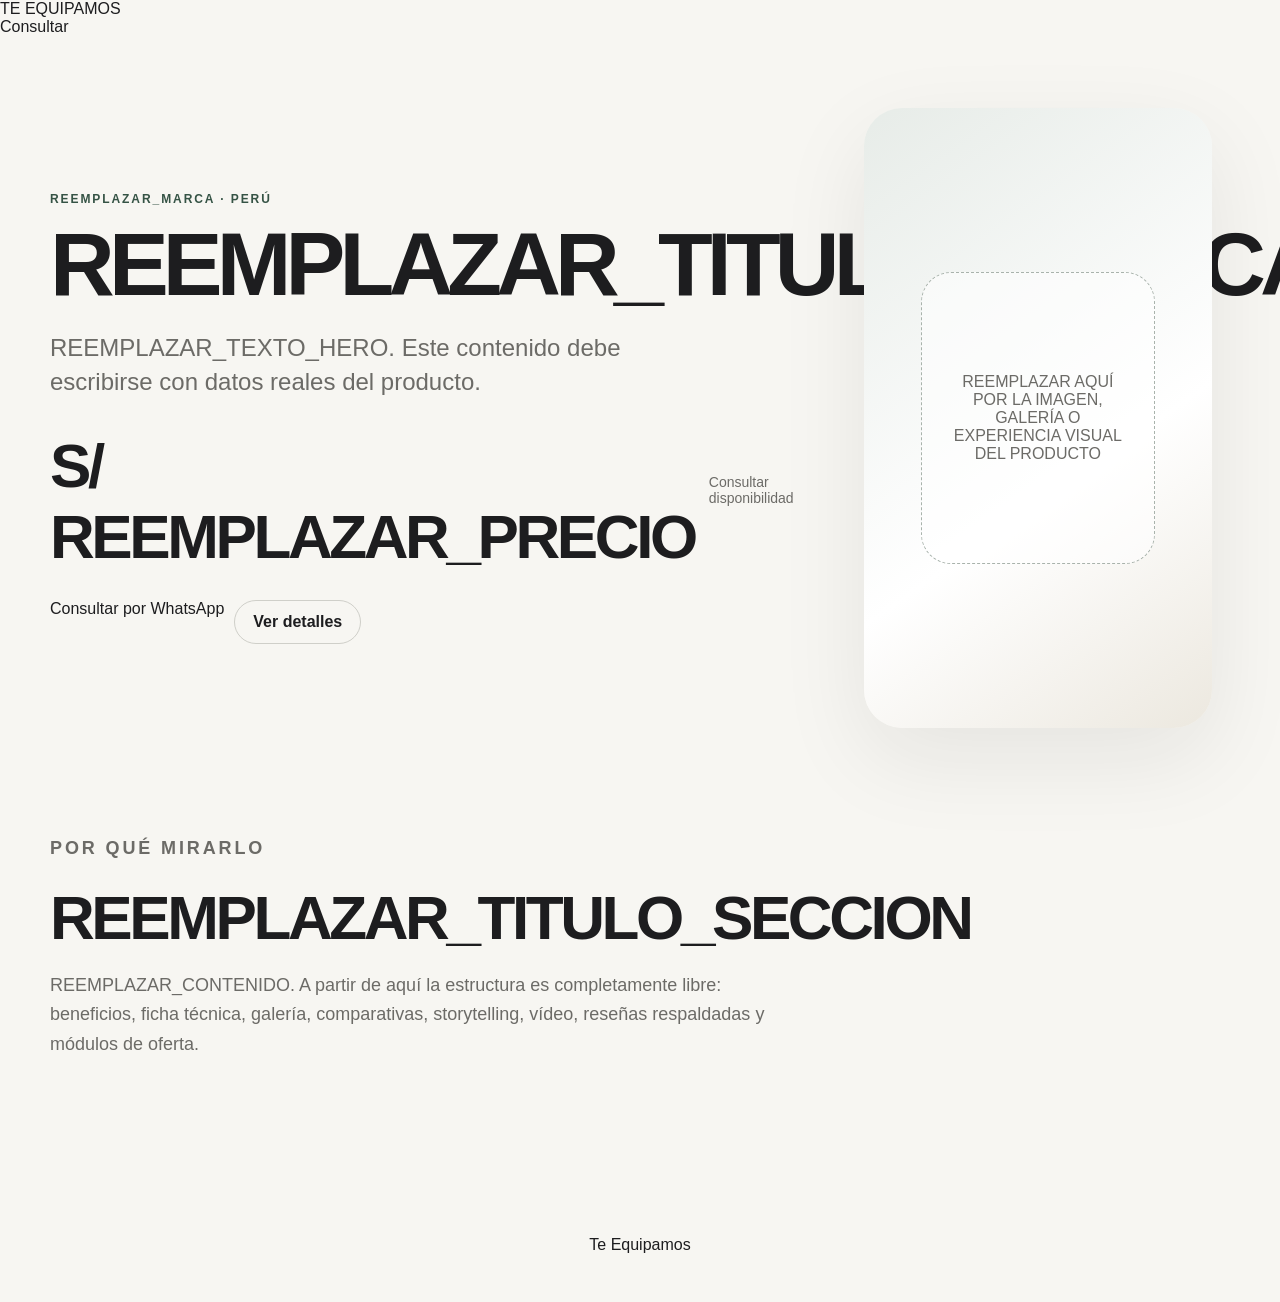
<file: landing-template/index.html>
<!doctype html>
<html lang="es" data-te-product="REEMPLAZAR_PRODUCTO">
<head>
  <meta charset="utf-8">
  <meta name="viewport" content="width=device-width,initial-scale=1,viewport-fit=cover">
  <meta name="theme-color" content="#F7F6F2">
  <meta name="te:template-version" content="1.9">
  <meta name="te:product" content="REEMPLAZAR_PRODUCTO">
  <meta name="te:price" content="S/ REEMPLAZAR_PRECIO">
  <meta name="te:price-updated" content="REEMPLAZAR_FECHA_PRECIO_YYYY-MM-DD">

  <title>REEMPLAZAR_PRODUCTO | Te Equipamos Perú</title>
  <meta name="description" content="REEMPLAZAR_DESCRIPCION_SEO">
  <link rel="canonical" href="https://jorgesport.github.io/REEMPLAZAR_REPOSITORIO/">

  <meta property="og:type" content="website">
  <meta property="og:site_name" content="Te Equipamos">
  <meta property="og:locale" content="es_PE">
  <meta property="og:title" content="REEMPLAZAR_TITULO_SOCIAL_ESTRATEGICO">
  <meta property="og:description" content="REEMPLAZAR_RESUMEN_SOCIAL_ESTRATEGICO">
  <meta property="og:url" content="https://jorgesport.github.io/REEMPLAZAR_REPOSITORIO/">
  <meta property="og:image" content="REEMPLAZAR_IMAGEN_SOCIAL">
  <meta property="og:image:alt" content="REEMPLAZAR_ALT_IMAGEN_SOCIAL">
  <meta name="twitter:card" content="summary_large_image">
  <meta name="twitter:title" content="REEMPLAZAR_TITULO_SOCIAL_ESTRATEGICO">
  <meta name="twitter:description" content="REEMPLAZAR_RESUMEN_SOCIAL_ESTRATEGICO">
  <meta name="twitter:image" content="REEMPLAZAR_IMAGEN_SOCIAL">
  <meta name="twitter:image:alt" content="REEMPLAZAR_ALT_IMAGEN_SOCIAL">

  <!-- TE SYSTEM: identidad y shell compartido. No sustituir por estilos inventados. -->
  <link rel="stylesheet" href="https://jorgesport.github.io/te-equipamos/landing-shell.css">

  <!-- TE DESIGN ZONE: este bloque sí se rediseña para cada producto. -->
  <style id="te-design-styles">
    *{box-sizing:border-box}
    body{margin:0;background:#F7F6F2;color:#1D1D1F;font-family:-apple-system,BlinkMacSystemFont,"Segoe UI",Arial,sans-serif}
    main{overflow:hidden}
    .hero{width:min(1180px,calc(100% - 40px));margin:0 auto;padding:72px 0 88px;display:grid;grid-template-columns:1.05fr .95fr;gap:54px;align-items:center}
    .eyebrow{margin:0 0 18px;color:#355345;font-size:12px;font-weight:850;letter-spacing:.16em;text-transform:uppercase}
    h1{margin:0;font-size:clamp(48px,7vw,92px);line-height:.9;letter-spacing:-.065em;max-width:760px}
    .lead{margin:26px 0 0;max-width:620px;color:#6C6B67;font-size:clamp(18px,2.1vw,24px);line-height:1.45}
    .price{display:flex;align-items:baseline;gap:14px;margin-top:30px}
    .price strong{font-size:clamp(38px,5vw,62px);letter-spacing:-.055em}
    .price span{color:#6C6B67;font-size:14px}
    .heroActions{display:flex;flex-wrap:wrap;gap:10px;margin-top:28px}
    .secondary{display:inline-flex;align-items:center;justify-content:center;min-height:44px;padding:0 18px;border:1px solid #CFCFC9;border-radius:999px;color:#1D1D1F;text-decoration:none;font-weight:750}
    .visual{min-height:620px;border-radius:38px;background:linear-gradient(145deg,#E7ECE8,#FFFFFF 60%,#ECE8DF);display:grid;place-items:center;padding:36px;box-shadow:0 30px 90px rgba(29,29,31,.08)}
    .visualInner{width:min(420px,85%);aspect-ratio:4/5;border:1px dashed #A9B3AC;border-radius:30px;display:grid;place-items:center;text-align:center;padding:28px;color:#6C6B67;background:rgba(255,255,255,.55)}
    .content{width:min(1180px,calc(100% - 40px));margin:0 auto;padding:18px 0 110px}
    .content h2{font-size:clamp(34px,5vw,62px);letter-spacing:-.055em;margin:0 0 18px}
    .content p{max-width:720px;color:#6C6B67;font-size:18px;line-height:1.65}
    @media(max-width:820px){.hero{grid-template-columns:1fr;padding:48px 0 64px;gap:34px}.visual{min-height:440px}.content{padding-bottom:80px}}
    @media(max-width:520px){.hero,.content{width:min(100% - 28px,1180px)}.heroActions>*{width:100%;text-align:center}.visual{min-height:360px;border-radius:28px;padding:20px}}
  </style>
</head>
<body>
  <!-- TE SYSTEM START: cabecera oficial. Mantener estructura y clases. -->
  <header class="te-header">
    <div class="te-header__inner">
      <div class="brand">TE EQUIPAMOS</div>
      <a class="te-contact-btn" data-te-whatsapp>Consultar</a>
    </div>
  </header>
  <!-- TE SYSTEM END -->

  <!-- TE DESIGN ZONE START: libertad creativa para cada landing. -->
  <main>
    <section class="hero" id="inicio">
      <div>
        <p class="eyebrow">REEMPLAZAR_MARCA · PERÚ</p>
        <h1>REEMPLAZAR_TITULAR_DE_CAMPAÑA</h1>
        <p class="lead">REEMPLAZAR_TEXTO_HERO. Este contenido debe escribirse con datos reales del producto.</p>
        <div class="price" data-te-price><strong>S/ REEMPLAZAR_PRECIO</strong><span>Consultar disponibilidad</span></div>
        <div class="heroActions">
          <a class="te-contact-btn" data-te-whatsapp>Consultar por WhatsApp</a>
          <a class="secondary" href="#detalles">Ver detalles</a>
        </div>
      </div>
      <div class="visual" aria-label="Zona principal de imagen del producto">
        <div class="visualInner">REEMPLAZAR AQUÍ POR LA IMAGEN, GALERÍA O EXPERIENCIA VISUAL DEL PRODUCTO</div>
      </div>
    </section>

    <section class="content" id="detalles">
      <p class="eyebrow">POR QUÉ MIRARLO</p>
      <h2>REEMPLAZAR_TITULO_SECCION</h2>
      <p>REEMPLAZAR_CONTENIDO. A partir de aquí la estructura es completamente libre: beneficios, ficha técnica, galería, comparativas, storytelling, vídeo, reseñas respaldadas y módulos de oferta.</p>
    </section>
  </main>
  <!-- TE DESIGN ZONE END -->

  <!-- Fallback: el componente universal sustituye este footer. -->
  <footer><p class="te-system-note" style="text-align:center;padding:32px">Te Equipamos</p></footer>

  <!-- TE SYSTEM: núcleo comercial, analítica con consentimiento y marca/footer universales. -->
  <script defer src="https://jorgesport.github.io/te-equipamos/landing-core.js"></script>
  <script defer id="teAnalyticsProvider" src="https://jorgesport.github.io/te-equipamos/te-analytics-provider.js"></script>
  <script defer src="https://jorgesport.github.io/te-equipamos/universal-footer.js" data-te-universal-footer-loader></script>
</body>
</html>
</file>
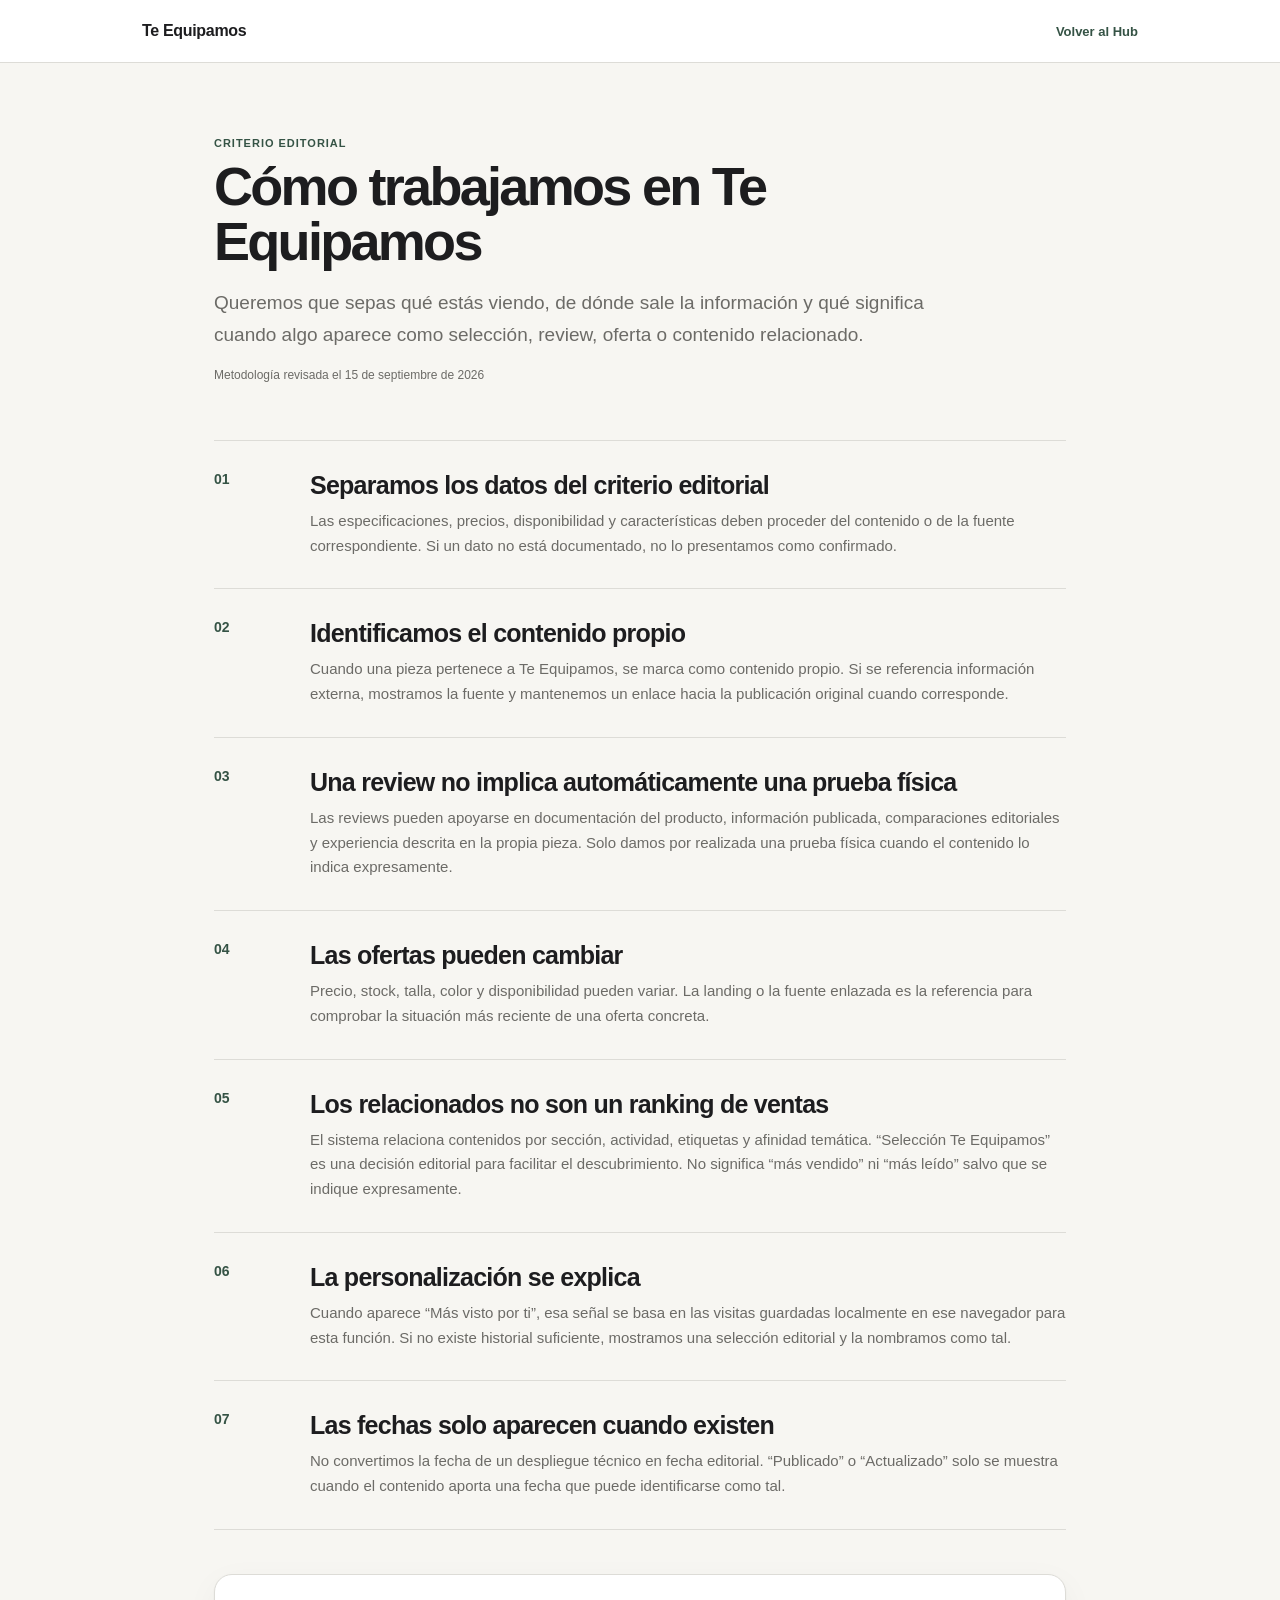
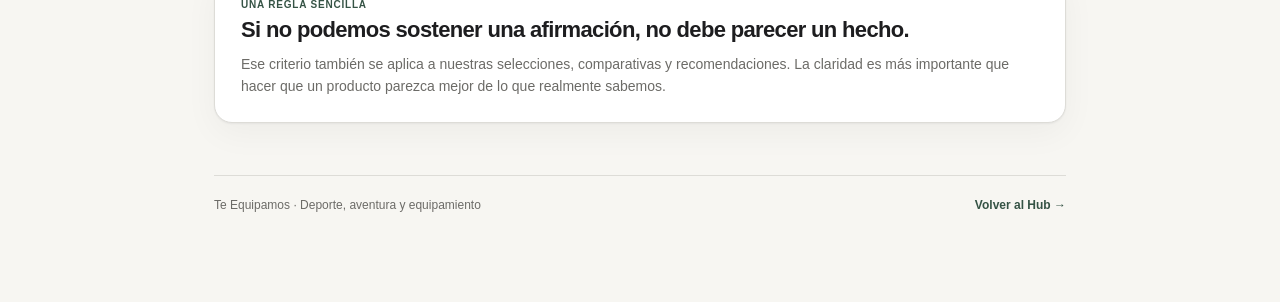
<file: gh-pages/news/metodologia/index.html>
<!doctype html>
<html lang="es">
<head>
<meta charset="utf-8">
<meta name="viewport" content="width=device-width,initial-scale=1">
<title>Cómo trabajamos | Te Equipamos</title>
<meta name="description" content="Criterio editorial de Te Equipamos: cómo organizamos contenido propio, reviews, ofertas, selecciones y recomendaciones relacionadas.">
<link rel="canonical" href="https://jorgesport.github.io/te-equipamos-arpenaz-27l/news/metodologia/">
<style>
:root{--bg:#F7F6F2;--surface:#fff;--text:#1D1D1F;--muted:#6C6B67;--line:#DDDCD7;--accent:#355345;--soft:#E7ECE8;--shadow:0 1px 2px rgba(29,29,31,.05),0 10px 34px rgba(29,29,31,.045)}*{box-sizing:border-box}html{scroll-behavior:smooth}body{margin:0;background:var(--bg);color:var(--text);font-family:Arial,Helvetica,sans-serif;-webkit-font-smoothing:antialiased}.top{position:sticky;top:0;z-index:10;background:color-mix(in srgb,var(--surface) 94%,transparent);backdrop-filter:blur(16px);border-bottom:1px solid var(--line)}.topin{max-width:1040px;height:62px;margin:auto;padding:0 22px;display:flex;align-items:center;justify-content:space-between;gap:18px}.brand{font-weight:800;text-decoration:none;color:var(--text);letter-spacing:-.02em}.back{color:var(--accent);text-decoration:none;font-size:13px;font-weight:800}.wrap{max-width:900px;margin:auto;padding:74px 24px 90px}.eyebrow{color:var(--accent);font-size:11px;font-weight:900;letter-spacing:.09em}.hero h1{max-width:760px;margin:10px 0 18px;font-size:54px;line-height:1.02;letter-spacing:-.05em}.hero p{max-width:720px;margin:0;color:var(--muted);font-size:19px;line-height:1.65}.meta{margin-top:18px;color:var(--muted);font-size:12px}.principles{display:grid;gap:0;margin-top:58px;border-top:1px solid var(--line)}.item{display:grid;grid-template-columns:72px minmax(0,1fr);gap:24px;padding:30px 0;border-bottom:1px solid var(--line)}.num{color:var(--accent);font-size:14px;font-weight:900}.item h2{margin:0 0 9px;font-size:25px;letter-spacing:-.03em}.item p{margin:0;color:var(--muted);font-size:15px;line-height:1.65}.note{margin-top:44px;padding:24px 26px;background:var(--surface);border:1px solid var(--line);border-radius:18px;box-shadow:var(--shadow)}.note span{display:block;color:var(--accent);font-size:10px;font-weight:900;letter-spacing:.08em}.note h2{margin:7px 0 10px;font-size:22px;letter-spacing:-.03em}.note p{margin:0;color:var(--muted);font-size:14px;line-height:1.6}.footer{margin-top:52px;padding-top:22px;border-top:1px solid var(--line);display:flex;justify-content:space-between;gap:20px;color:var(--muted);font-size:12px}.footer a{color:var(--accent);font-weight:800;text-decoration:none}@media(max-width:700px){.wrap{padding:48px 18px 70px}.hero h1{font-size:39px}.hero p{font-size:17px}.item{grid-template-columns:42px minmax(0,1fr);gap:14px;padding:24px 0}.item h2{font-size:21px}.footer{flex-direction:column}.topin{padding:0 16px}}
@media(prefers-color-scheme:dark){:root{--bg:#111310;--surface:#181B18;--text:#F5F5F2;--muted:#A8ADA7;--line:#303630;--accent:#A6B9AD;--soft:#263129;--shadow:none}}
</style>
</head>
<body>
<header class="top"><div class="topin"><a class="brand" href="../">Te Equipamos</a><a class="back" href="../">Volver al Hub</a></div></header>
<main class="wrap">
<section class="hero"><div class="eyebrow">CRITERIO EDITORIAL</div><h1>Cómo trabajamos en Te Equipamos</h1><p>Queremos que sepas qué estás viendo, de dónde sale la información y qué significa cuando algo aparece como selección, review, oferta o contenido relacionado.</p><div class="meta">Metodología revisada el 15 de septiembre de 2026</div></section>
<section class="principles">
<article class="item"><div class="num">01</div><div><h2>Separamos los datos del criterio editorial</h2><p>Las especificaciones, precios, disponibilidad y características deben proceder del contenido o de la fuente correspondiente. Si un dato no está documentado, no lo presentamos como confirmado.</p></div></article>
<article class="item"><div class="num">02</div><div><h2>Identificamos el contenido propio</h2><p>Cuando una pieza pertenece a Te Equipamos, se marca como contenido propio. Si se referencia información externa, mostramos la fuente y mantenemos un enlace hacia la publicación original cuando corresponde.</p></div></article>
<article class="item"><div class="num">03</div><div><h2>Una review no implica automáticamente una prueba física</h2><p>Las reviews pueden apoyarse en documentación del producto, información publicada, comparaciones editoriales y experiencia descrita en la propia pieza. Solo damos por realizada una prueba física cuando el contenido lo indica expresamente.</p></div></article>
<article class="item"><div class="num">04</div><div><h2>Las ofertas pueden cambiar</h2><p>Precio, stock, talla, color y disponibilidad pueden variar. La landing o la fuente enlazada es la referencia para comprobar la situación más reciente de una oferta concreta.</p></div></article>
<article class="item"><div class="num">05</div><div><h2>Los relacionados no son un ranking de ventas</h2><p>El sistema relaciona contenidos por sección, actividad, etiquetas y afinidad temática. “Selección Te Equipamos” es una decisión editorial para facilitar el descubrimiento. No significa “más vendido” ni “más leído” salvo que se indique expresamente.</p></div></article>
<article class="item"><div class="num">06</div><div><h2>La personalización se explica</h2><p>Cuando aparece “Más visto por ti”, esa señal se basa en las visitas guardadas localmente en ese navegador para esta función. Si no existe historial suficiente, mostramos una selección editorial y la nombramos como tal.</p></div></article>
<article class="item"><div class="num">07</div><div><h2>Las fechas solo aparecen cuando existen</h2><p>No convertimos la fecha de un despliegue técnico en fecha editorial. “Publicado” o “Actualizado” solo se muestra cuando el contenido aporta una fecha que puede identificarse como tal.</p></div></article>
</section>
<section class="note"><span>UNA REGLA SENCILLA</span><h2>Si no podemos sostener una afirmación, no debe parecer un hecho.</h2><p>Ese criterio también se aplica a nuestras selecciones, comparativas y recomendaciones. La claridad es más importante que hacer que un producto parezca mejor de lo que realmente sabemos.</p></section>
<footer class="footer"><span>Te Equipamos · Deporte, aventura y equipamiento</span><a href="../">Volver al Hub →</a></footer>
</main>
</body>
</html>
</file>
